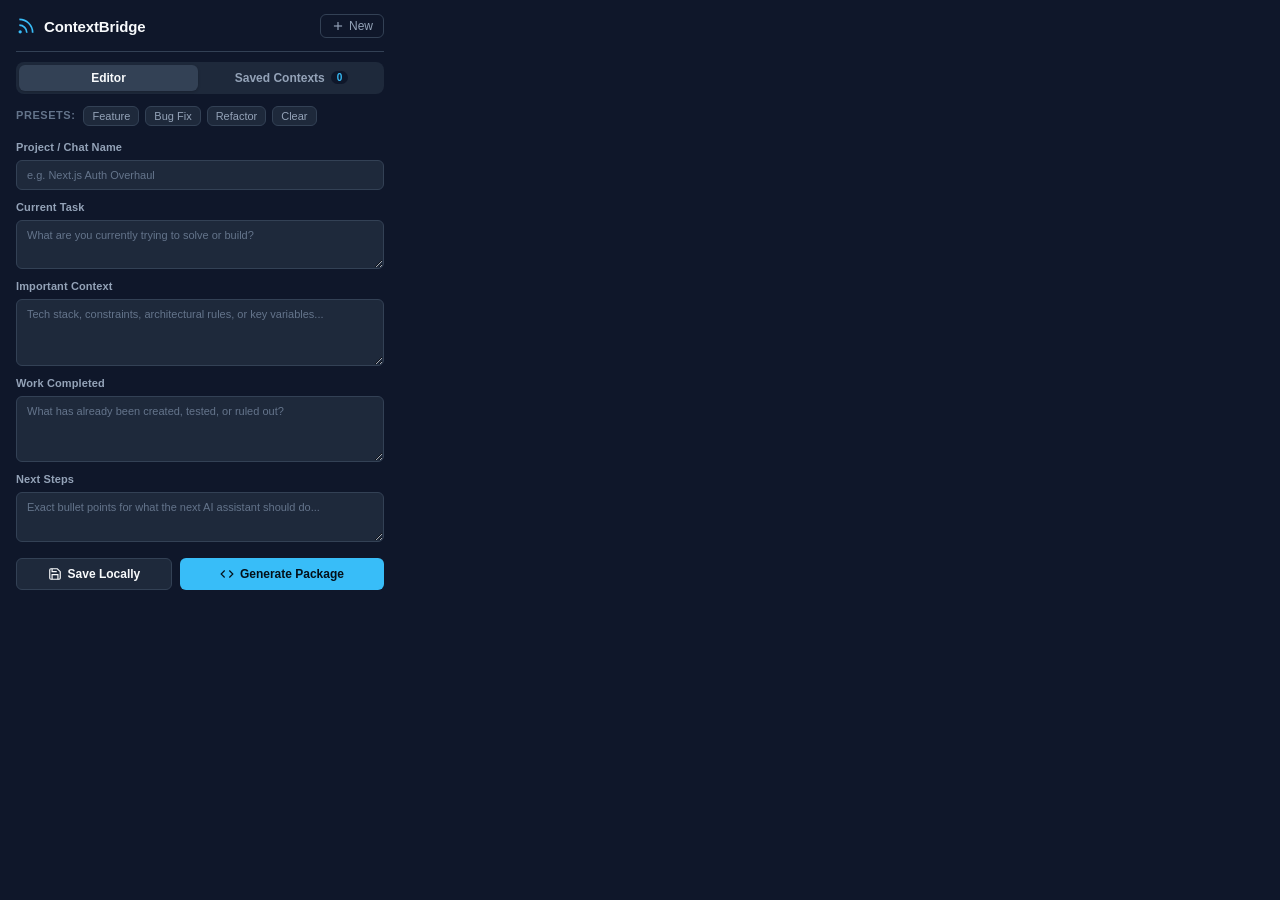
<file: extension/popup.html>
<!DOCTYPE html>
<html lang="en">
<head>
  <meta charset="UTF-8">
  <meta name="viewport" content="width=device-width, initial-scale=1.0">
  <title>ContextBridge</title>
  <link rel="stylesheet" href="popup.css">
</head>
<body>
  <div class="app-container">
    <!-- Top Bar -->
    <header class="header">
      <div class="brand">
        <svg class="brand-icon" viewBox="0 0 24 24" fill="none" stroke="currentColor" stroke-width="2">
          <path d="M4 11a9 9 0 0 1 9 9"></path>
          <path d="M4 4a16 16 0 0 1 16 16"></path>
          <circle cx="5" cy="19" r="1"></circle>
        </svg>
        <span class="brand-title">ContextBridge</span>
      </div>
      <div class="header-actions">
        <button id="btnNewProject" class="btn-ghost" title="Create New Blank Context">
          <svg viewBox="0 0 24 24" width="14" height="14" fill="none" stroke="currentColor" stroke-width="2">
            <line x1="12" y1="5" x2="12" y2="19"></line>
            <line x1="5" y1="12" x2="19" y2="12"></line>
          </svg>
          New
        </button>
      </div>
    </header>

    <!-- Navigation Tabs -->
    <nav class="nav-tabs">
      <button id="tabEditor" class="tab-btn active">
        Editor
      </button>
      <button id="tabHistory" class="tab-btn">
        Saved Contexts <span id="historyCount" class="tab-badge">0</span>
      </button>
    </nav>

    <!-- TAB 1: EDITOR VIEW -->
    <main id="viewEditor" class="view-panel active">
      <!-- Quick Fill Templates -->
      <div class="template-bar">
        <span class="template-label">Presets:</span>
        <button type="button" class="template-chip" data-template="feature">Feature</button>
        <button type="button" class="template-chip" data-template="bugfix">Bug Fix</button>
        <button type="button" class="template-chip" data-template="refactor">Refactor</button>
        <button type="button" class="template-chip" id="btnClearForm">Clear</button>
      </div>

      <form id="contextForm" class="context-form">
        <!-- 1. Project Name -->
        <div class="form-group">
          <label for="projectName">Project / Chat Name</label>
          <input 
            type="text" 
            id="projectName" 
            name="projectName" 
            placeholder="e.g. Next.js Auth Overhaul" 
            required 
            autocomplete="off"
          />
        </div>

        <!-- 2. Current Task -->
        <div class="form-group">
          <label for="currentTask">Current Task</label>
          <textarea 
            id="currentTask" 
            name="currentTask" 
            rows="2" 
            placeholder="What are you currently trying to solve or build?"
            required
          ></textarea>
        </div>

        <!-- 3. Important Context -->
        <div class="form-group">
          <label for="importantContext">Important Context</label>
          <textarea 
            id="importantContext" 
            name="importantContext" 
            rows="3" 
            placeholder="Tech stack, constraints, architectural rules, or key variables..."
          ></textarea>
        </div>

        <!-- 4. Work Completed -->
        <div class="form-group">
          <label for="workCompleted">Work Completed</label>
          <textarea 
            id="workCompleted" 
            name="workCompleted" 
            rows="3" 
            placeholder="What has already been created, tested, or ruled out?"
          ></textarea>
        </div>

        <!-- 5. Next Steps -->
        <div class="form-group">
          <label for="nextSteps">Next Steps</label>
          <textarea 
            id="nextSteps" 
            name="nextSteps" 
            rows="2" 
            placeholder="Exact bullet points for what the next AI assistant should do..."
          ></textarea>
        </div>

        <!-- Action Row -->
        <div class="form-actions">
          <button type="button" id="btnSave" class="btn btn-secondary">
            <svg viewBox="0 0 24 24" width="14" height="14" fill="none" stroke="currentColor" stroke-width="2">
              <path d="M19 21H5a2 2 0 0 1-2-2V5a2 2 0 0 1 2-2h11l5 5v11a2 2 0 0 1-2 2z"></path>
              <polyline points="17 21 17 13 7 13 7 21"></polyline>
              <polyline points="7 3 7 8 15 8"></polyline>
            </svg>
            Save Locally
          </button>
          <button type="submit" id="btnGenerate" class="btn btn-primary">
            <svg viewBox="0 0 24 24" width="14" height="14" fill="none" stroke="currentColor" stroke-width="2">
              <polyline points="16 18 22 12 16 6"></polyline>
              <polyline points="8 6 2 12 8 18"></polyline>
            </svg>
            Generate Package
          </button>
        </div>
      </form>

      <!-- Output Package Preview -->
      <section id="outputSection" class="output-section hidden">
        <div class="output-header">
          <div class="output-meta">
            <span class="output-title">Generated Context Package</span>
            <span id="outputStats" class="output-stats">0 words · 0 chars</span>
          </div>
          <div class="output-controls">
            <select id="formatSelector" class="format-select" title="Output Format">
              <option value="standard">Standard AI Prompt</option>
              <option value="markdown">Clean Markdown</option>
              <option value="xml">XML Tags (Claude/Gemini)</option>
              <option value="compact">Compact / Minimal</option>
            </select>
          </div>
        </div>

        <pre id="outputPreview" class="output-box"></pre>

        <div class="output-actions">
          <button type="button" id="btnCopyPackage" class="btn btn-copy">
            <svg viewBox="0 0 24 24" width="14" height="14" fill="none" stroke="currentColor" stroke-width="2">
              <rect x="9" y="9" width="13" height="13" rx="2" ry="2"></rect>
              <path d="M5 15H4a2 2 0 0 1-2-2V4a2 2 0 0 1 2-2h9a2 2 0 0 1 2 2v1"></path>
            </svg>
            <span id="btnCopyText">Copy Package</span>
          </button>
        </div>
      </section>
    </main>

    <!-- TAB 2: SAVED CONTEXTS VIEW -->
    <section id="viewHistory" class="view-panel">
      <div class="history-search-bar">
        <input 
          type="search" 
          id="historySearch" 
          placeholder="Filter saved projects..." 
          autocomplete="off"
        />
      </div>

      <div id="savedListContainer" class="saved-list">
        <!-- Rendered dynamically by popup.js -->
      </div>
    </section>

    <!-- Toast Notification -->
    <div id="toast" class="toast hidden">Copied to clipboard!</div>
  </div>

  <script src="popup.js"></script>
</body>
</html>
</file>
<file: extension/popup.css>
/* ContextBridge - Clean Productivity CSS for Chrome Extension Popup */
:root {
  --bg-primary: #0f172a;
  --bg-secondary: #1e293b;
  --bg-tertiary: #334155;
  --text-primary: #f8fafc;
  --text-secondary: #94a3b8;
  --text-muted: #64748b;
  --accent: #38bdf8;
  --accent-hover: #0284c7;
  --accent-light: rgba(56, 189, 248, 0.12);
  --border: #334155;
  --border-focus: #38bdf8;
  --success: #10b981;
  --danger: #ef4444;
  --radius-sm: 6px;
  --radius-md: 8px;
  --radius-lg: 12px;
  --font-family: -apple-system, BlinkMacSystemFont, "Segoe UI", Roboto, "Helvetica Neue", Arial, sans-serif;
  --font-mono: ui-monospace, SFMono-Regular, Menlo, Monaco, Consolas, monospace;
}

* {
  box-sizing: border-box;
  margin: 0;
  padding: 0;
}

body {
  width: 400px;
  min-height: 520px;
  max-height: 600px;
  overflow-y: auto;
  font-family: var(--font-family);
  background-color: var(--bg-primary);
  color: var(--text-primary);
  font-size: 13px;
  line-height: 1.45;
  -webkit-font-smoothing: antialiased;
}

.app-container {
  display: flex;
  flex-direction: column;
  padding: 14px 16px;
  min-height: 100%;
}

/* Header */
.header {
  display: flex;
  align-items: center;
  justify-content: space-between;
  padding-bottom: 12px;
  border-bottom: 1px solid var(--border);
}

.brand {
  display: flex;
  align-items: center;
  gap: 8px;
}

.brand-icon {
  width: 20px;
  height: 20px;
  color: var(--accent);
}

.brand-title {
  font-size: 15px;
  font-weight: 700;
  letter-spacing: -0.01em;
  color: var(--text-primary);
}

.btn-ghost {
  display: inline-flex;
  align-items: center;
  gap: 4px;
  background: transparent;
  border: 1px solid var(--border);
  color: var(--text-secondary);
  padding: 4px 10px;
  border-radius: var(--radius-sm);
  font-size: 12px;
  font-weight: 500;
  cursor: pointer;
  transition: all 0.15s ease;
}

.btn-ghost:hover {
  background-color: var(--bg-secondary);
  color: var(--text-primary);
  border-color: var(--accent);
}

/* Tabs */
.nav-tabs {
  display: flex;
  gap: 4px;
  margin-top: 10px;
  margin-bottom: 12px;
  background-color: var(--bg-secondary);
  padding: 3px;
  border-radius: var(--radius-md);
}

.tab-btn {
  flex: 1;
  display: flex;
  align-items: center;
  justify-content: center;
  gap: 6px;
  background: transparent;
  border: none;
  color: var(--text-secondary);
  padding: 6px 10px;
  font-size: 12px;
  font-weight: 600;
  border-radius: var(--radius-sm);
  cursor: pointer;
  transition: all 0.15s ease;
}

.tab-btn.active {
  background-color: var(--bg-tertiary);
  color: var(--text-primary);
  box-shadow: 0 1px 3px rgba(0, 0, 0, 0.2);
}

.tab-badge {
  display: inline-block;
  background: var(--bg-primary);
  color: var(--accent);
  padding: 1px 6px;
  border-radius: 9999px;
  font-size: 10px;
  font-weight: 700;
  font-variant-numeric: tabular-nums;
}

/* View Panels */
.view-panel {
  display: none;
  flex-direction: column;
}

.view-panel.active {
  display: flex;
}

/* Presets bar */
.template-bar {
  display: flex;
  align-items: center;
  gap: 6px;
  margin-bottom: 12px;
  overflow-x: auto;
  padding-bottom: 2px;
}

.template-label {
  font-size: 11px;
  font-weight: 600;
  color: var(--text-muted);
  text-transform: uppercase;
  letter-spacing: 0.05em;
  margin-right: 2px;
}

.template-chip {
  background-color: var(--bg-secondary);
  border: 1px solid var(--border);
  color: var(--text-secondary);
  padding: 3px 8px;
  border-radius: var(--radius-sm);
  font-size: 11px;
  font-weight: 500;
  cursor: pointer;
  white-space: nowrap;
  transition: all 0.15s ease;
}

.template-chip:hover {
  background-color: var(--accent-light);
  color: var(--accent);
  border-color: var(--accent);
}

/* Form */
.context-form {
  display: flex;
  flex-direction: column;
  gap: 10px;
}

.form-group {
  display: flex;
  flex-direction: column;
  gap: 4px;
}

.form-group label {
  font-size: 11px;
  font-weight: 600;
  color: var(--text-secondary);
  letter-spacing: 0.01em;
}

input[type="text"],
input[type="search"],
textarea,
select {
  width: 100%;
  background-color: var(--bg-secondary);
  border: 1px solid var(--border);
  color: var(--text-primary);
  border-radius: var(--radius-sm);
  padding: 7px 10px;
  font-size: 12px;
  font-family: inherit;
  transition: border-color 0.15s ease, box-shadow 0.15s ease;
}

input::placeholder,
textarea::placeholder {
  color: var(--text-muted);
  font-size: 11px;
}

textarea {
  resize: vertical;
  line-height: 1.4;
}

input:focus,
textarea:focus,
select:focus {
  outline: none;
  border-color: var(--border-focus);
  box-shadow: 0 0 0 2px var(--accent-light);
}

/* Buttons */
.form-actions {
  display: flex;
  gap: 8px;
  margin-top: 6px;
}

.btn {
  display: inline-flex;
  align-items: center;
  justify-content: center;
  gap: 6px;
  padding: 8px 14px;
  border-radius: var(--radius-sm);
  font-size: 12px;
  font-weight: 600;
  cursor: pointer;
  border: none;
  transition: all 0.15s ease;
}

.btn-primary {
  flex: 1.4;
  background-color: var(--accent);
  color: #041019;
}

.btn-primary:hover {
  background-color: #7dd3fc;
}

.btn-secondary {
  flex: 1;
  background-color: var(--bg-secondary);
  color: var(--text-primary);
  border: 1px solid var(--border);
}

.btn-secondary:hover {
  background-color: var(--bg-tertiary);
  border-color: var(--accent);
}

.btn-copy {
  width: 100%;
  background-color: #0284c7;
  color: #ffffff;
  padding: 9px 16px;
}

.btn-copy:hover {
  background-color: #0369a1;
}

/* Output preview */
.output-section {
  margin-top: 16px;
  padding-top: 14px;
  border-top: 1px solid var(--border);
  display: flex;
  flex-direction: column;
  gap: 8px;
}

.output-section.hidden {
  display: none;
}

.output-header {
  display: flex;
  align-items: center;
  justify-content: space-between;
  gap: 6px;
}

.output-title {
  font-size: 11px;
  font-weight: 700;
  text-transform: uppercase;
  letter-spacing: 0.05em;
  color: var(--accent);
}

.output-stats {
  font-size: 10px;
  color: var(--text-muted);
  font-variant-numeric: tabular-nums;
  margin-left: 6px;
}

.format-select {
  padding: 3px 6px;
  font-size: 11px;
  width: auto;
}

.output-box {
  background-color: #090d16;
  border: 1px solid var(--border);
  border-radius: var(--radius-sm);
  padding: 10px;
  font-family: var(--font-mono);
  font-size: 11px;
  line-height: 1.45;
  color: #cbd5e1;
  max-height: 220px;
  overflow-y: auto;
  white-space: pre-wrap;
  word-break: break-word;
}

/* Saved History List */
.history-search-bar {
  margin-bottom: 10px;
}

.saved-list {
  display: flex;
  flex-direction: column;
  gap: 8px;
  max-height: 440px;
  overflow-y: auto;
}

.empty-state {
  text-align: center;
  padding: 32px 16px;
  color: var(--text-muted);
}

.empty-state p {
  margin-top: 6px;
  font-size: 12px;
}

.saved-card {
  background-color: var(--bg-secondary);
  border: 1px solid var(--border);
  border-radius: var(--radius-sm);
  padding: 10px;
  display: flex;
  flex-direction: column;
  gap: 6px;
  transition: border-color 0.15s ease;
}

.saved-card:hover {
  border-color: var(--accent);
}

.saved-card-header {
  display: flex;
  align-items: flex-start;
  justify-content: space-between;
  gap: 8px;
}

.saved-card-title {
  font-size: 13px;
  font-weight: 600;
  color: var(--text-primary);
  line-height: 1.25;
}

.saved-card-date {
  font-size: 10px;
  color: var(--text-muted);
  white-space: nowrap;
}

.saved-card-task {
  font-size: 11px;
  color: var(--text-secondary);
  line-height: 1.35;
  display: -webkit-box;
  -webkit-line-clamp: 2;
  -webkit-box-orient: vertical;
  overflow: hidden;
}

.saved-card-actions {
  display: flex;
  align-items: center;
  gap: 6px;
  margin-top: 4px;
}

.btn-card {
  background: var(--bg-tertiary);
  border: none;
  color: var(--text-primary);
  padding: 4px 8px;
  border-radius: var(--radius-sm);
  font-size: 11px;
  font-weight: 500;
  cursor: pointer;
  display: inline-flex;
  align-items: center;
  gap: 4px;
  transition: all 0.15s ease;
}

.btn-card:hover {
  background: var(--accent);
  color: #041019;
}

.btn-card-danger {
  margin-left: auto;
  color: #f87171;
}

.btn-card-danger:hover {
  background: var(--danger);
  color: #ffffff;
}

/* Toast */
.toast {
  position: fixed;
  bottom: 14px;
  left: 50%;
  transform: translateX(-50%);
  background-color: #0284c7;
  color: #ffffff;
  padding: 6px 14px;
  border-radius: 9999px;
  font-size: 11px;
  font-weight: 600;
  box-shadow: 0 4px 12px rgba(0, 0, 0, 0.4);
  z-index: 1000;
  transition: opacity 0.2s ease, transform 0.2s ease;
}

.toast.hidden {
  opacity: 0;
  pointer-events: none;
  transform: translate(-50%, 10px);
}
</file>
